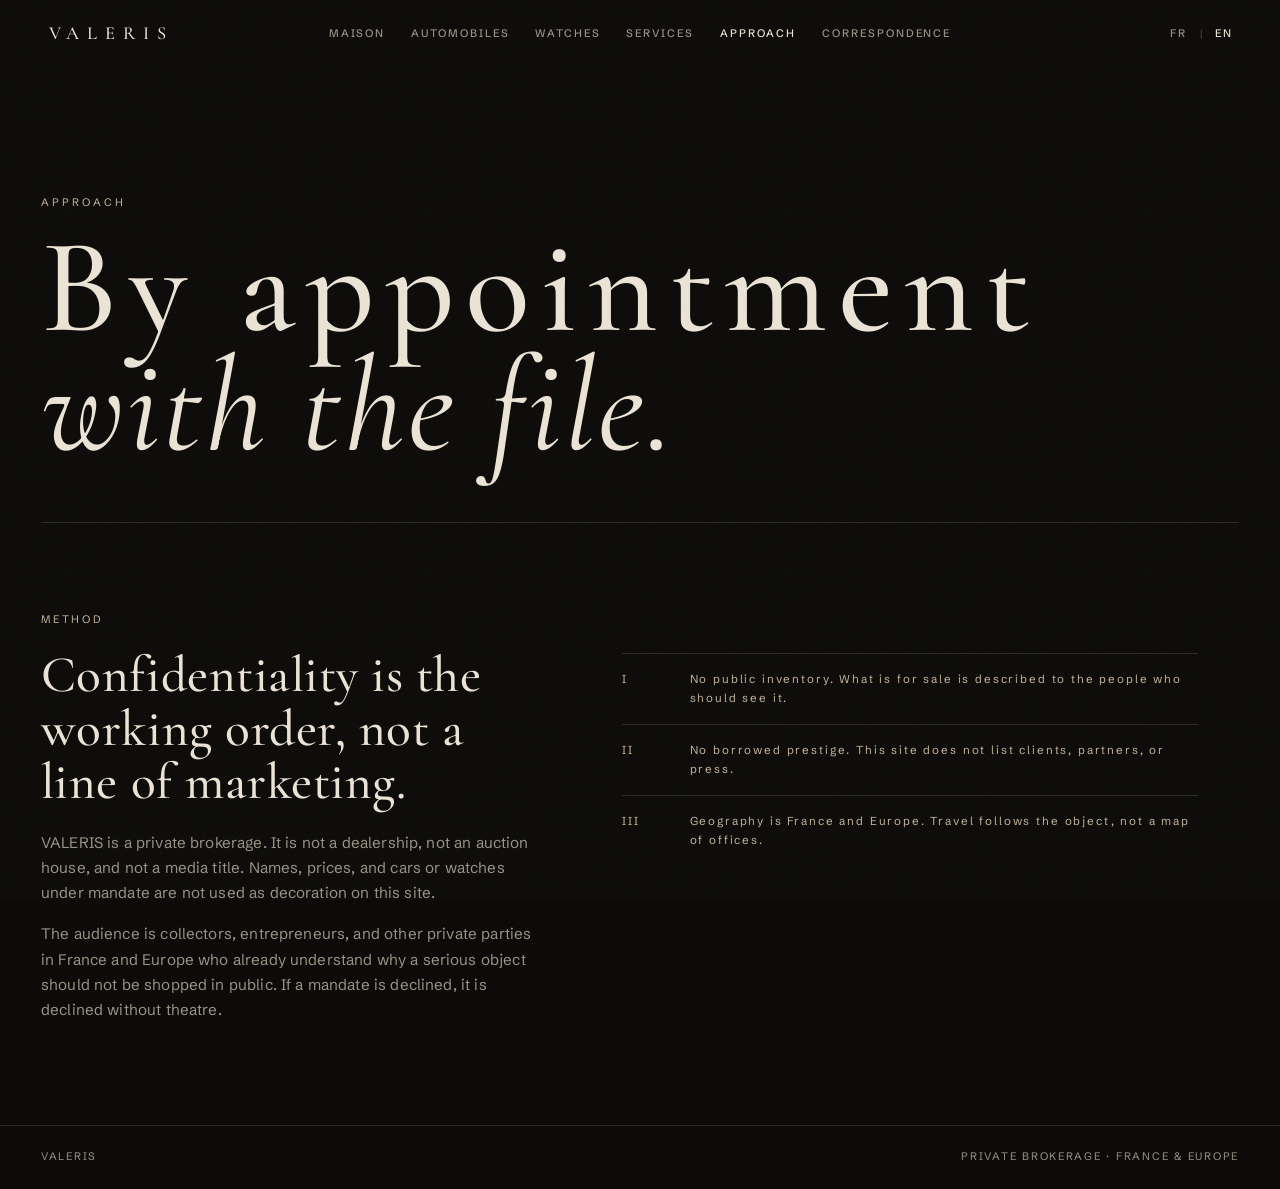
<file: approche.html>
<!DOCTYPE html>
<html lang="en">
<head>
  <meta charset="utf-8">
  <meta name="viewport" content="width=device-width, initial-scale=1">
  <title>VALERIS — Approach</title>
  <meta name="description" content="How VALERIS works: confidentiality, named mandates, France and Europe.">
  <link rel="icon" href="assets/favicon.svg" type="image/svg+xml">
  <link rel="preconnect" href="https://fonts.googleapis.com">
  <link rel="preconnect" href="https://fonts.gstatic.com" crossorigin>
  <link href="https://fonts.googleapis.com/css2?family=Cormorant+Garamond:ital,wght@0,500;0,600;1,400;1,500&family=Schibsted+Grotesk:wght@400;500&display=swap" rel="stylesheet">
  <link rel="stylesheet" href="css/site.css">
</head>
<body data-page="approach">
  <a class="skip" href="#content">Skip to content</a>
  <header class="site-header" id="site-header"></header>
  <main id="content">
    <section class="hero" style="min-height: 58svh;">
      <div class="hero-media quiet" aria-hidden="true"></div>
      <div class="hero-inner">
        <p class="kicker" data-lang="en">Approach</p>
        <p class="kicker" data-lang="fr" hidden>Approche</p>
        <h1 class="display" data-lang="en">By appointment<br><em>with the file.</em></h1>
        <h1 class="display" data-lang="fr" hidden>Sur rendez-vous<br><em>avec le dossier.</em></h1>
      </div>
    </section>

    <section class="wrap split">
      <div>
        <p class="section-label" data-lang="en">Method</p>
        <p class="section-label" data-lang="fr" hidden>Méthode</p>
        <h2 data-lang="en">Confidentiality is the working order, not a line of marketing.</h2>
        <h2 data-lang="fr" hidden>La confidentialité est l’ordre de travail, non une formule.</h2>
        <div class="prose">
          <p data-lang="en">VALERIS is a private brokerage. It is not a dealership, not an auction house, and not a media title. Names, prices, and cars or watches under mandate are not used as decoration on this site.</p>
          <p data-lang="fr" hidden>VALERIS est un courtage privé. Ce n’est pas un concessionnaire, pas une maison de ventes, pas un titre de presse. Les noms, les prix, les voitures ou montres sous mandat ne servent pas de décoration sur ce site.</p>
          <p data-lang="en">The audience is collectors, entrepreneurs, and other private parties in France and Europe who already understand why a serious object should not be shopped in public. If a mandate is declined, it is declined without theatre.</p>
          <p data-lang="fr" hidden>Le public est celui des collectionneurs, des entrepreneurs, et d’autres parties privées en France et en Europe qui savent déjà pourquoi un objet sérieux ne se promène pas en public. Si un mandat est refusé, il l’est sans mise en scène.</p>
        </div>
      </div>
      <div>
        <ol class="rule-list" style="margin-top: 2.6rem;">
          <li><span>I</span><span data-lang="en">No public inventory. What is for sale is described to the people who should see it.</span><span data-lang="fr" hidden>Pas d’inventaire public. Ce qui est à vendre est décrit aux personnes qui doivent le voir.</span></li>
          <li><span>II</span><span data-lang="en">No borrowed prestige. This site does not list clients, partners, or press.</span><span data-lang="fr" hidden>Pas de prestige d’emprunt. Ce site n’aligne ni clients, ni partenaires, ni presse.</span></li>
          <li><span>III</span><span data-lang="en">Geography is France and Europe. Travel follows the object, not a map of offices.</span><span data-lang="fr" hidden>La géographie est la France et l’Europe. Les déplacements suivent l’objet, non un plan d’agences.</span></li>
        </ol>
      </div>
    </section>
  </main>
  <footer class="site-footer" id="site-footer"></footer>
  <script src="js/site.js"></script>
</body>
</html>
</file>
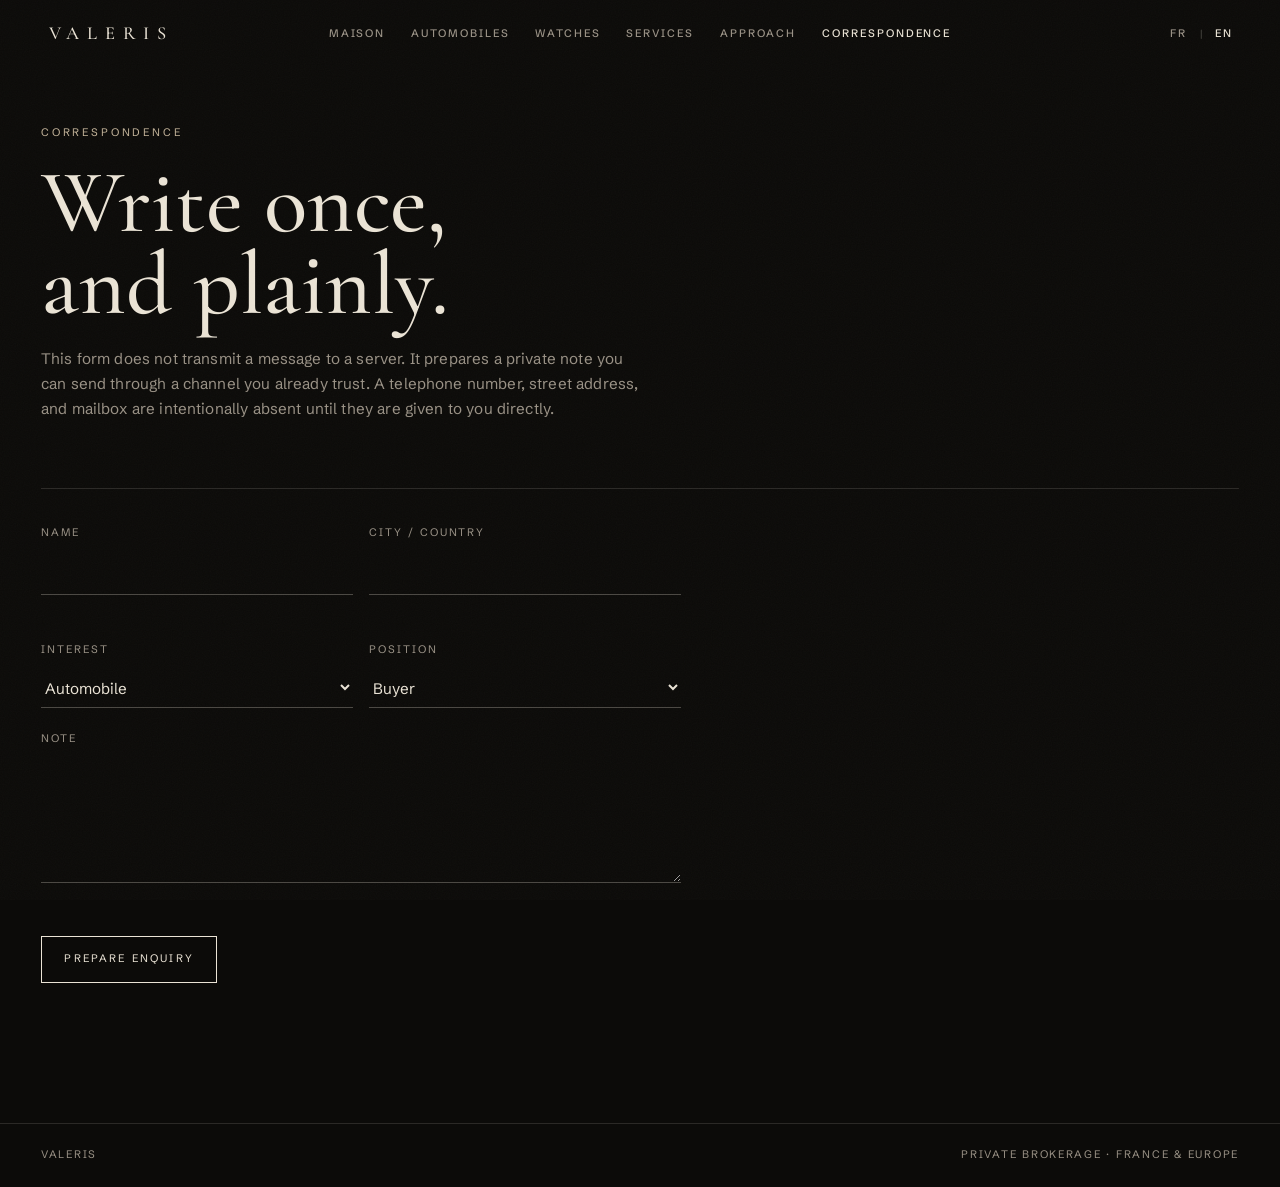
<file: correspondance.html>
<!DOCTYPE html>
<html lang="en">
<head>
  <meta charset="utf-8">
  <meta name="viewport" content="width=device-width, initial-scale=1">
  <title>VALERIS — Correspondence</title>
  <meta name="description" content="Private enquiry to VALERIS. No public address is published on this site.">
  <link rel="icon" href="assets/favicon.svg" type="image/svg+xml">
  <link rel="preconnect" href="https://fonts.googleapis.com">
  <link rel="preconnect" href="https://fonts.gstatic.com" crossorigin>
  <link href="https://fonts.googleapis.com/css2?family=Cormorant+Garamond:ital,wght@0,500;0,600;1,400;1,500&family=Schibsted+Grotesk:wght@400;500&display=swap" rel="stylesheet">
  <link rel="stylesheet" href="css/site.css">
</head>
<body data-page="mail">
  <a class="skip" href="#content">Skip to content</a>
  <header class="site-header" id="site-header"></header>
  <main id="content" class="page">
    <div class="wrap page-intro">
      <p class="section-label" data-i18n="nav_mail">Correspondence</p>
      <h1 data-lang="en">Write once,<br>and plainly.</h1>
      <h1 data-lang="fr" hidden>Écrire une fois,<br>et clairement.</h1>
      <p class="prose" data-lang="en">This form does not transmit a message to a server. It prepares a private note you can send through a channel you already trust. A telephone number, street address, and mailbox are intentionally absent until they are given to you directly.</p>
      <p class="prose" data-lang="fr" hidden>Ce formulaire ne transmet pas de message vers un serveur. Il prépare une note privée que vous pouvez envoyer par un canal que vous connaissez déjà. Numéro, adresse et boîte de réception sont volontairement absents jusqu’à ce qu’ils vous soient communiqués directement.</p>
    </div>
    <div class="wrap band" style="padding-top: 0; padding-bottom: 5rem;">
      <form class="form" id="enquiry-form" novalidate>
        <div class="field-row">
          <div class="field">
            <label for="name" data-i18n="form_name">Name</label>
            <input id="name" name="name" autocomplete="name">
            <div class="error" data-error="name"></div>
          </div>
          <div class="field">
            <label for="place" data-i18n="form_place">City / country</label>
            <input id="place" name="place" autocomplete="address-level2">
            <div class="error" data-error="place"></div>
          </div>
        </div>
        <div class="field-row">
          <div class="field">
            <label for="interest" data-i18n="form_interest">Interest</label>
            <select id="interest" name="interest">
              <option value="Automobile" data-i18n="form_opt_car">Automobile</option>
              <option value="Watch" data-i18n="form_opt_watch">Watch</option>
              <option value="Both" data-i18n="form_opt_both">Both</option>
            </select>
          </div>
          <div class="field">
            <label for="role" data-i18n="form_role">Position</label>
            <select id="role" name="role">
              <option value="Buyer" data-i18n="form_opt_buy">Buyer</option>
              <option value="Seller" data-i18n="form_opt_sell">Seller</option>
              <option value="Introduction" data-i18n="form_opt_intro">Introduction</option>
            </select>
          </div>
        </div>
        <div class="field">
          <label for="note" data-i18n="form_note">Note</label>
          <textarea id="note" name="note"></textarea>
          <div class="error" data-error="note"></div>
        </div>
        <button class="submit" type="submit" data-i18n="form_send">Prepare enquiry</button>
        <p class="form-status" id="form-status" role="status"></p>
        <pre id="enquiry-preview" hidden style="white-space:pre-wrap;border:1px solid var(--line);padding:1.1rem 1.2rem;color:var(--ink-dim);font-family:var(--sans);font-size:0.88rem;"></pre>
      </form>
    </div>
  </main>
  <footer class="site-footer" id="site-footer"></footer>
  <script src="js/site.js"></script>
</body>
</html>
</file>
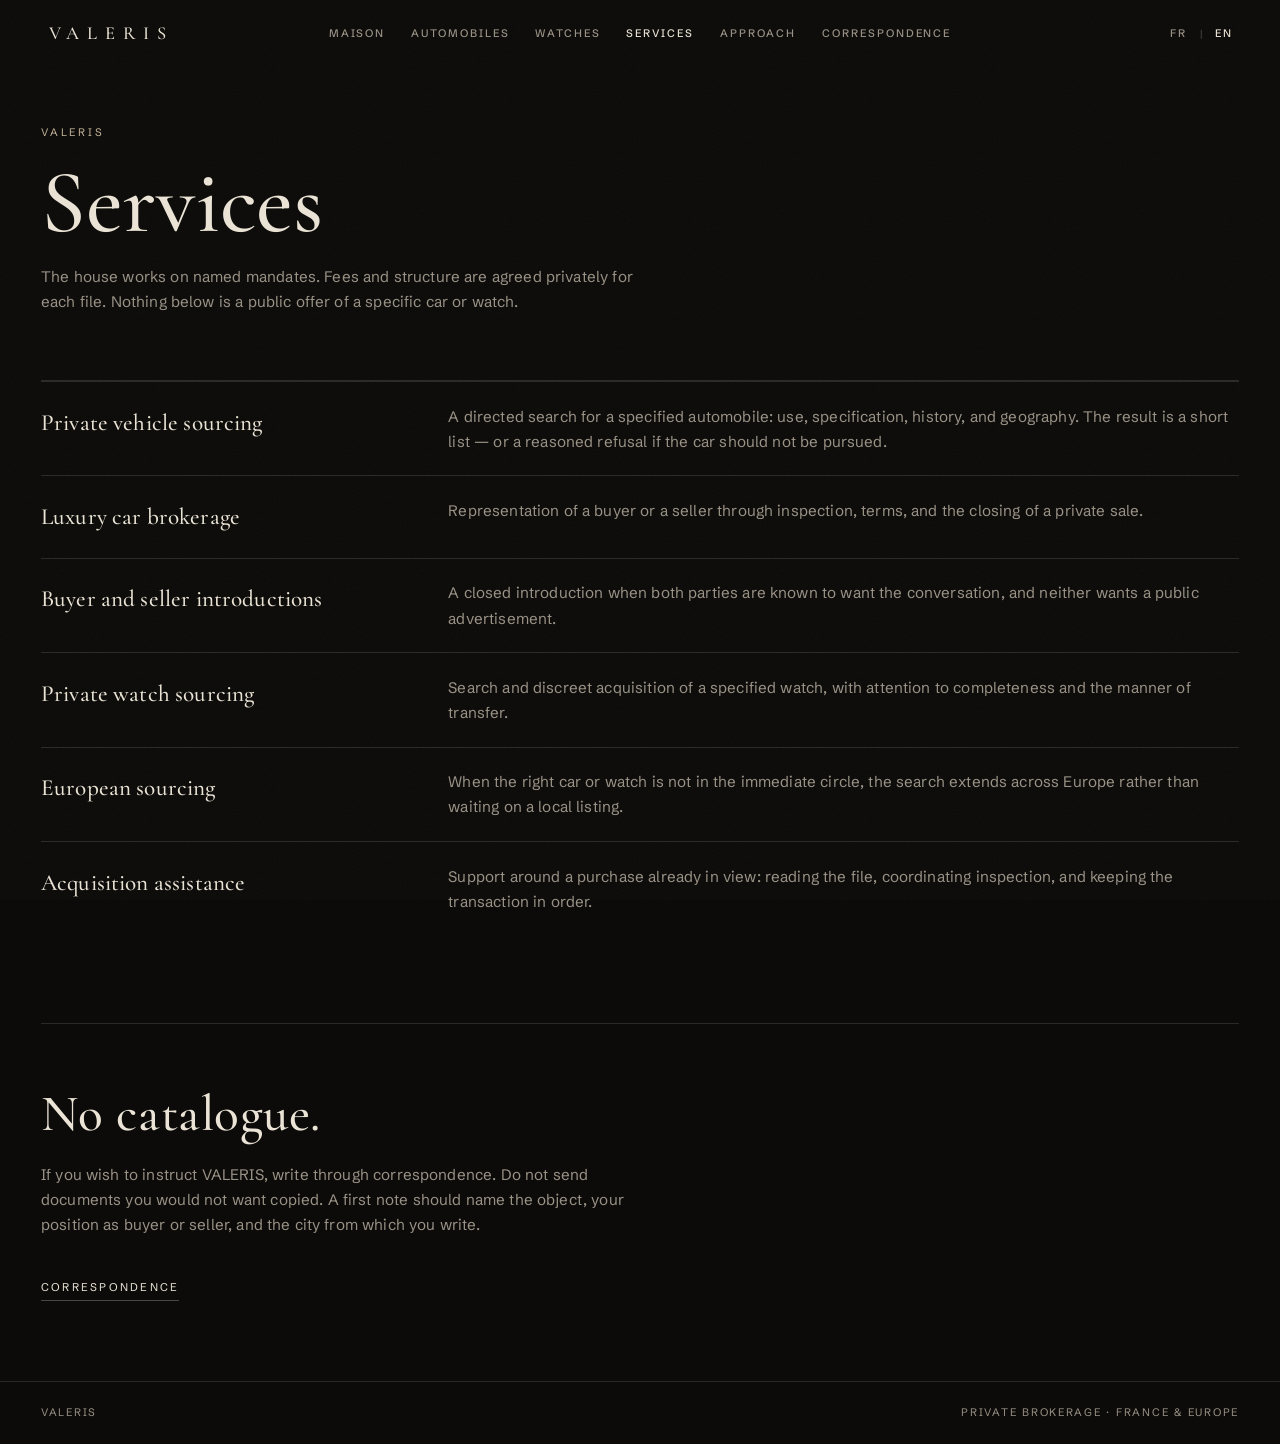
<file: services.html>
<!DOCTYPE html>
<html lang="en">
<head>
  <meta charset="utf-8">
  <meta name="viewport" content="width=device-width, initial-scale=1">
  <title>VALERIS — Services</title>
  <meta name="description" content="Private vehicle sourcing, luxury car brokerage, introductions, watch sourcing, European search, and acquisition assistance.">
  <link rel="icon" href="assets/favicon.svg" type="image/svg+xml">
  <link rel="preconnect" href="https://fonts.googleapis.com">
  <link rel="preconnect" href="https://fonts.gstatic.com" crossorigin>
  <link href="https://fonts.googleapis.com/css2?family=Cormorant+Garamond:ital,wght@0,500;0,600;1,400;1,500&family=Schibsted+Grotesk:wght@400;500&display=swap" rel="stylesheet">
  <link rel="stylesheet" href="css/site.css">
</head>
<body data-page="services">
  <a class="skip" href="#content">Skip to content</a>
  <header class="site-header" id="site-header"></header>
  <main id="content" class="page">
    <div class="wrap page-intro">
      <p class="section-label">VALERIS</p>
      <h1 data-lang="en">Services</h1>
      <h1 data-lang="fr" hidden>Services</h1>
      <p class="prose" data-lang="en">The house works on named mandates. Fees and structure are agreed privately for each file. Nothing below is a public offer of a specific car or watch.</p>
      <p class="prose" data-lang="fr" hidden>La maison travaille sur des mandats nominatifs. Les honoraires et la structure sont convenus en privé pour chaque dossier. Rien ci-dessous n’est une offre publique d’une voiture ou d’une montre particulière.</p>
    </div>
    <div class="wrap band" style="padding-top: 0;">
      <table class="service-table">
        <tbody>
          <tr>
            <th data-lang="en">Private vehicle sourcing</th>
            <th data-lang="fr" hidden>Recherche privée de véhicules</th>
            <td data-lang="en">A directed search for a specified automobile: use, specification, history, and geography. The result is a short list — or a reasoned refusal if the car should not be pursued.</td>
            <td data-lang="fr" hidden>Une recherche dirigée pour une automobile précisée : usage, spécification, historique, géographie. Le résultat est une liste courte — ou un refus motivé si la voiture ne doit pas être poursuivie.</td>
          </tr>
          <tr>
            <th data-lang="en">Luxury car brokerage</th>
            <th data-lang="fr" hidden>Courtage automobile de prestige</th>
            <td data-lang="en">Representation of a buyer or a seller through inspection, terms, and the closing of a private sale.</td>
            <td data-lang="fr" hidden>Représentation d’un acheteur ou d’un vendeur pour l’inspection, les conditions, et la conclusion d’une vente privée.</td>
          </tr>
          <tr>
            <th data-lang="en">Buyer and seller introductions</th>
            <th data-lang="fr" hidden>Mises en relation acheteur–vendeur</th>
            <td data-lang="en">A closed introduction when both parties are known to want the conversation, and neither wants a public advertisement.</td>
            <td data-lang="fr" hidden>Une introduction fermée lorsque les deux parties souhaitent l’échange, et qu’aucune ne veut d’annonce publique.</td>
          </tr>
          <tr>
            <th data-lang="en">Private watch sourcing</th>
            <th data-lang="fr" hidden>Recherche privée de montres</th>
            <td data-lang="en">Search and discreet acquisition of a specified watch, with attention to completeness and the manner of transfer.</td>
            <td data-lang="fr" hidden>Recherche et acquisition discrète d’une montre précisée, avec attention à la complétude et à la manière du transfert.</td>
          </tr>
          <tr>
            <th data-lang="en">European sourcing</th>
            <th data-lang="fr" hidden>Recherche européenne</th>
            <td data-lang="en">When the right car or watch is not in the immediate circle, the search extends across Europe rather than waiting on a local listing.</td>
            <td data-lang="fr" hidden>Lorsque la bonne voiture ou la bonne montre n’est pas dans le cercle immédiat, la recherche s’étend en Europe plutôt que d’attendre une annonce locale.</td>
          </tr>
          <tr>
            <th data-lang="en">Acquisition assistance</th>
            <th data-lang="fr" hidden>Assistance à l’acquisition</th>
            <td data-lang="en">Support around a purchase already in view: reading the file, coordinating inspection, and keeping the transaction in order.</td>
            <td data-lang="fr" hidden>Appui autour d’un achat déjà en vue : lecture du dossier, coordination de l’inspection, tenue ordonnée de la transaction.</td>
          </tr>
        </tbody>
      </table>
    </div>
    <section class="wrap closing">
      <h2 data-lang="en">No catalogue.</h2>
      <h2 data-lang="fr" hidden>Pas de catalogue.</h2>
      <p class="prose" data-lang="en">If you wish to instruct VALERIS, write through correspondence. Do not send documents you would not want copied. A first note should name the object, your position as buyer or seller, and the city from which you write.</p>
      <p class="prose" data-lang="fr" hidden>Pour mandater VALERIS, passez par la correspondance. N’envoyez pas de documents que vous ne souhaiteriez pas voir copiés. Une première note doit nommer l’objet, votre position d’acheteur ou de vendeur, et la ville d’où vous écrivez.</p>
      <a class="text-link" href="correspondance.html" data-i18n="nav_mail">Correspondence</a>
    </section>
  </main>
  <footer class="site-footer" id="site-footer"></footer>
  <script src="js/site.js"></script>
</body>
</html>
</file>
<file: css/site.css>
:root {
  --paper: #0c0b09;
  --paper-2: #12110e;
  --ink: #ebe4d6;
  --ink-dim: #9a9286;
  --line: rgba(235, 228, 214, 0.14);
  --line-strong: rgba(235, 228, 214, 0.28);
  --metal: #c4b49a;
  --danger: #c45c4a;
  --header: 4.25rem;
  --gutter: clamp(1.25rem, 3.2vw, 3.5rem);
  --measure: 38rem;
  --serif: "Cormorant Garamond", "Iowan Old Style", Palatino, Georgia, serif;
  --sans: "Schibsted Grotesk", "Avenir Next", "Segoe UI", sans-serif;
}

*,
*::before,
*::after {
  box-sizing: border-box;
}

html {
  scroll-behavior: smooth;
}

html,
body {
  margin: 0;
  min-height: 100%;
  background: var(--paper);
  color: var(--ink);
}

body {
  font-family: var(--sans);
  font-size: 0.95rem;
  font-weight: 400;
  letter-spacing: 0.01em;
  line-height: 1.65;
  -webkit-font-smoothing: antialiased;
}

body::before {
  content: "";
  position: fixed;
  inset: 0;
  z-index: 80;
  pointer-events: none;
  opacity: 0.035;
  background-image: url("data:image/svg+xml,%3Csvg xmlns='http://www.w3.org/2000/svg' width='180' height='180'%3E%3Cfilter id='n'%3E%3CfeTurbulence type='fractalNoise' baseFrequency='0.85' numOctaves='2' stitchTiles='stitch'/%3E%3C/filter%3E%3Crect width='180' height='180' filter='url(%23n)' opacity='0.9'/%3E%3C/svg%3E");
}

img {
  max-width: 100%;
  display: block;
}

a {
  color: inherit;
  text-decoration: none;
}

button,
input,
select,
textarea {
  font: inherit;
  color: inherit;
  background: transparent;
  border: 0;
}

button {
  cursor: pointer;
}

::selection {
  background: var(--ink);
  color: var(--paper);
}

.skip {
  position: absolute;
  left: -999px;
}

.skip:focus {
  left: var(--gutter);
  top: 0.5rem;
  z-index: 40;
  background: var(--paper);
  padding: 0.4rem 0.7rem;
}

[hidden] {
  display: none !important;
}

.site-header {
  position: fixed;
  top: 0;
  left: 0;
  right: 0;
  z-index: 30;
  height: var(--header);
  display: grid;
  grid-template-columns: 1fr auto 1fr;
  align-items: center;
  padding: 0 var(--gutter);
  border-bottom: 1px solid transparent;
  background: #0c0b09;
  transition: border-color 0.35s ease;
}

.site-header.is-scrolled {
  border-bottom-color: var(--line);
}

.brand {
  justify-self: start;
  font-family: var(--serif);
  font-size: 1.15rem;
  font-weight: 500;
  letter-spacing: 0.42em;
  text-indent: 0.42em;
}

.nav-desktop {
  display: flex;
  gap: 1.6rem;
}

.nav-desktop a,
.nav-meta button,
.nav-meta a,
.menu-toggle {
  font-size: 0.68rem;
  font-weight: 500;
  letter-spacing: 0.18em;
  text-transform: uppercase;
  color: var(--ink-dim);
}

.nav-desktop a[aria-current="page"],
.nav-desktop a:hover,
.nav-meta button:hover,
.lang.is-active {
  color: var(--ink);
}

.nav-meta {
  justify-self: end;
  display: flex;
  align-items: center;
  gap: 1.1rem;
}

.lang-wrap {
  display: flex;
  align-items: center;
  gap: 0.45rem;
}

.lang-wrap span {
  color: var(--line-strong);
  font-size: 0.65rem;
}

.menu-toggle {
  display: none;
  padding: 0.35rem 0;
}

.nav-mobile {
  display: none;
  position: fixed;
  top: var(--header);
  right: 0;
  bottom: 0;
  left: 0;
  z-index: 25;
  background: var(--paper);
  padding: 2rem var(--gutter);
}

.hero {
  min-height: 100svh;
  display: grid;
  place-items: end stretch;
  padding: calc(var(--header) + 2rem) var(--gutter) 3.5rem;
  position: relative;
  overflow: hidden;
  isolation: isolate;
}

.hero-media {
  position: absolute;
  inset: 0;
  background:
    linear-gradient(to top, rgba(12, 11, 9, 0.92) 0%, rgba(12, 11, 9, 0.35) 42%, rgba(12, 11, 9, 0.2) 100%),
    url("https://images.unsplash.com/photo-1503376780353-7e6692767b70?auto=format&fit=crop&w=2000&q=80") center 42% / cover no-repeat;
}

.hero-media.watches {
  background:
    linear-gradient(to top, rgba(12, 11, 9, 0.92) 0%, rgba(12, 11, 9, 0.4) 48%, rgba(12, 11, 9, 0.22) 100%),
    url("https://images.unsplash.com/photo-1523170335258-f5ed11844a49?auto=format&fit=crop&w=2000&q=80") center 40% / cover no-repeat;
}

.hero-media.cars {
  background:
    linear-gradient(to top, rgba(12, 11, 9, 0.92) 0%, rgba(12, 11, 9, 0.38) 45%, rgba(12, 11, 9, 0.2) 100%),
    url("https://images.unsplash.com/photo-1583121274602-3e2820c69888?auto=format&fit=crop&w=2000&q=80") center 55% / cover no-repeat;
}

.hero-media.quiet {
  background:
    linear-gradient(to top, var(--paper), rgba(12, 11, 9, 0.55)),
    url("https://images.unsplash.com/photo-1486406146926-c627a92ad1ab?auto=format&fit=crop&w=2000&q=80") center / cover no-repeat;
}

.hero-inner {
  position: relative;
  z-index: 1;
  width: min(100%, 86rem);
  margin: 0 auto;
}

.kicker {
  margin: 0 0 1.1rem;
  font-size: 0.68rem;
  letter-spacing: 0.28em;
  text-transform: uppercase;
  color: var(--metal);
}

.display {
  margin: 0;
  font-family: var(--serif);
  font-weight: 500;
  font-size: clamp(3.4rem, 11vw, 8.4rem);
  line-height: 0.88;
  letter-spacing: 0.08em;
}

.display em {
  font-style: italic;
  font-weight: 400;
  letter-spacing: 0.02em;
}

.lede {
  margin: 1.6rem 0 0;
  max-width: 28rem;
  color: var(--ink-dim);
  font-size: 1.02rem;
}

.page {
  padding: calc(var(--header) + 3.5rem) 0 0;
}

.wrap {
  width: min(100% - (var(--gutter) * 2), 86rem);
  margin-inline: auto;
}

.split {
  display: grid;
  grid-template-columns: minmax(0, 0.9fr) minmax(0, 1.1fr);
  gap: clamp(2rem, 6vw, 6rem);
  align-items: start;
  padding: 5.5rem 0;
  border-top: 1px solid var(--line);
  background: var(--paper);
  position: relative;
  z-index: 2;
}

.split.reverse {
  grid-template-columns: minmax(0, 1.1fr) minmax(0, 0.9fr);
}

.figure {
  margin: 0;
}

.figure img {
  width: 100%;
  height: min(72vh, 38rem);
  object-fit: cover;
  filter: saturate(0.72) contrast(1.05);
}

.figcap {
  margin-top: 0.75rem;
  font-size: 0.68rem;
  letter-spacing: 0.16em;
  text-transform: uppercase;
  color: var(--ink-dim);
}

.section-label {
  margin: 0 0 1.25rem;
  font-size: 0.68rem;
  letter-spacing: 0.26em;
  text-transform: uppercase;
  color: var(--metal);
}

h2,
.h2 {
  margin: 0 0 1.25rem;
  font-family: var(--serif);
  font-size: clamp(2.1rem, 4vw, 3.4rem);
  font-weight: 500;
  line-height: 1.05;
  letter-spacing: 0.01em;
}

.prose {
  max-width: var(--measure);
  color: var(--ink-dim);
}

.prose p + p {
  margin-top: 1rem;
}

.rule-list {
  list-style: none;
  margin: 2rem 0 0;
  padding: 0;
  max-width: 36rem;
}

.rule-list li {
  padding: 1rem 0;
  border-top: 1px solid var(--line);
  display: grid;
  grid-template-columns: 3.2rem 1fr;
  gap: 1rem;
  font-size: 0.95rem;
}

.rule-list span {
  color: var(--metal);
  font-size: 0.72rem;
  letter-spacing: 0.16em;
}

.band {
  padding: 4.5rem 0 5.5rem;
  border-top: 1px solid var(--line);
}

.two-col {
  display: grid;
  grid-template-columns: 1fr 1fr;
  gap: 0;
  border-top: 1px solid var(--line);
}

.panel {
  padding: 3.2rem var(--gutter);
  border-right: 1px solid var(--line);
  min-height: 18rem;
}

.two-col .panel:last-child {
  border-right: 0;
}

.panel h2 {
  font-size: clamp(1.8rem, 3vw, 2.6rem);
}

.panel p {
  color: var(--ink-dim);
  max-width: 28rem;
}

.text-link {
  display: inline-block;
  margin-top: 1.6rem;
  font-size: 0.7rem;
  letter-spacing: 0.2em;
  text-transform: uppercase;
  border-bottom: 1px solid var(--line-strong);
  padding-bottom: 0.2rem;
}

.text-link:hover {
  color: var(--metal);
  border-bottom-color: var(--metal);
}

.mandate {
  padding: 5rem 0 5.5rem;
}

.mandate-grid {
  display: grid;
  grid-template-columns: repeat(3, 1fr);
  border: 1px solid var(--line);
}

.mandate-item {
  padding: 1.8rem 1.5rem 2rem;
  border-right: 1px solid var(--line);
}

.mandate-item:last-child {
  border-right: 0;
}

.mandate-item h3 {
  margin: 0 0 0.7rem;
  font-family: var(--serif);
  font-size: 1.55rem;
  font-weight: 500;
}

.mandate-item p {
  margin: 0;
  color: var(--ink-dim);
  font-size: 0.92rem;
}

.note {
  margin: 1.5rem 0 0;
  color: var(--ink-dim);
  font-size: 0.88rem;
}

.form {
  display: grid;
  gap: 1.35rem;
  max-width: 40rem;
  margin-top: 2.2rem;
}

.field {
  display: grid;
  gap: 0.45rem;
}

.field-row {
  display: grid;
  grid-template-columns: 1fr 1fr;
  gap: 1rem;
}

.field label {
  font-size: 0.68rem;
  letter-spacing: 0.18em;
  text-transform: uppercase;
  color: var(--ink-dim);
}

.field input,
.field select,
.field textarea {
  border-bottom: 1px solid var(--line-strong);
  padding: 0.7rem 0 0.55rem;
  border-radius: 0;
  outline: none;
}

.field textarea {
  min-height: 8rem;
  resize: vertical;
  line-height: 1.5;
}

.field input:focus,
.field select:focus,
.field textarea:focus {
  border-bottom-color: var(--metal);
}

.field .error {
  color: var(--danger);
  font-size: 0.78rem;
  min-height: 1.1rem;
}

.submit {
  justify-self: start;
  margin-top: 0.4rem;
  padding: 0.85rem 1.4rem;
  border: 1px solid var(--ink);
  letter-spacing: 0.2em;
  text-transform: uppercase;
  font-size: 0.68rem;
}

.submit:hover {
  background: var(--ink);
  color: var(--paper);
}

.form-status {
  margin: 1rem 0 0;
  color: var(--metal);
  font-size: 0.92rem;
  min-height: 1.4rem;
}

.site-footer {
  padding: 1.4rem var(--gutter);
  border-top: 1px solid var(--line);
  display: flex;
  justify-content: space-between;
  gap: 1rem;
  font-size: 0.68rem;
  letter-spacing: 0.16em;
  text-transform: uppercase;
  color: var(--ink-dim);
}

.page-intro {
  padding: 0 0 3.2rem;
}

.page-intro h1 {
  margin: 0.4rem 0 1.2rem;
  font-family: var(--serif);
  font-size: clamp(2.8rem, 7vw, 5.6rem);
  font-weight: 500;
  line-height: 0.92;
}

.service-table {
  width: 100%;
  border-collapse: collapse;
}

.service-table tr {
  border-top: 1px solid var(--line);
}

.service-table th,
.service-table td {
  padding: 1.35rem 0;
  text-align: left;
  vertical-align: top;
}

.service-table th {
  width: 34%;
  font-family: var(--serif);
  font-size: 1.45rem;
  font-weight: 500;
  padding-right: 2rem;
}

.service-table td {
  color: var(--ink-dim);
}

.closing {
  padding: 4rem 0 5rem;
  border-top: 1px solid var(--line);
}

@media (max-width: 980px) {
  .nav-desktop {
    display: none;
  }

  .menu-toggle {
    display: block;
  }

  .site-header {
    grid-template-columns: 1fr auto;
  }

  .nav-meta {
    gap: 0.9rem;
  }

  .split,
  .split.reverse,
  .two-col,
  .mandate-grid,
  .field-row {
    grid-template-columns: 1fr;
  }

  .panel,
  .mandate-item {
    border-right: 0;
    border-bottom: 1px solid var(--line);
  }

  .nav-mobile.is-open {
    display: grid;
    align-content: start;
    gap: 1.3rem;
  }

  .nav-mobile a {
    font-family: var(--serif);
    font-size: 2.1rem;
  }

  .figure img {
    height: 52vw;
    min-height: 16rem;
  }

  .service-table th,
  .service-table td {
    display: block;
    width: 100%;
    padding-right: 0;
  }

  .service-table td {
    padding-top: 0;
    padding-bottom: 1.5rem;
  }

  .site-footer {
    flex-direction: column;
  }
}
</file>
